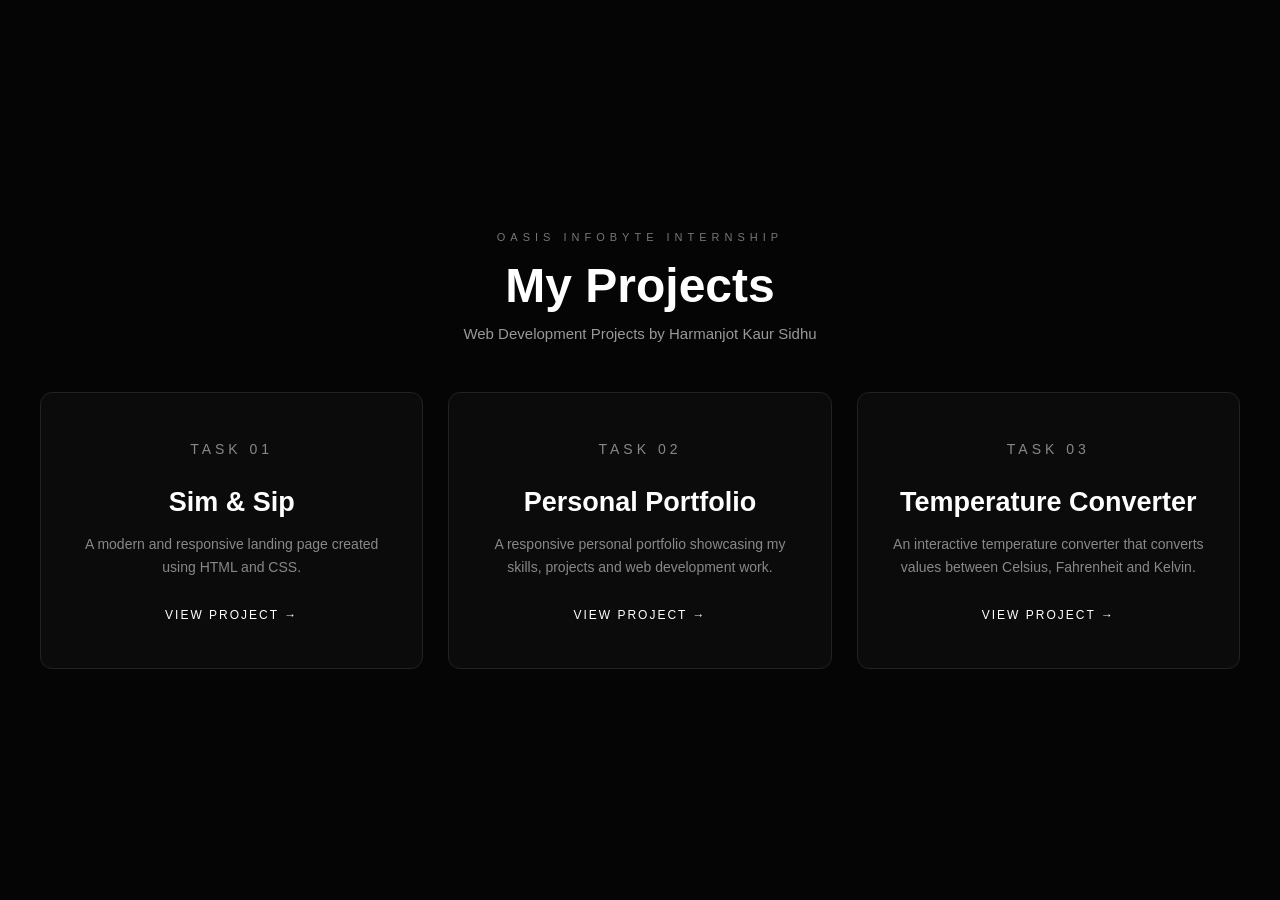
<file: index.html>
<!DOCTYPE html>
<html lang="en">
<head>
    <meta charset="UTF-8">
    <meta name="viewport" content="width=device-width, initial-scale=1.0">

    <title>OIBSIP Projects | Harmanjot Kaur Sidhu</title>

    <style>
        * {
            margin: 0;
            padding: 0;
            box-sizing: border-box;
        }

        body {
            min-height: 100vh;
            font-family: Arial, Helvetica, sans-serif;
            background: #050505;
            color: white;

            display: flex;
            justify-content: center;
            align-items: center;

            padding: 40px 20px;
        }

        .container {
            width: 100%;
            max-width: 1200px;
            text-align: center;
        }

        .small-title {
            color: #777;
            font-size: 11px;
            letter-spacing: 5px;
            margin-bottom: 15px;
        }

        h1 {
            font-size: 48px;
            margin-bottom: 12px;
        }

        .subtitle {
            color: #999;
            font-size: 15px;
            margin-bottom: 50px;
        }

        .projects {
            display: grid;
            grid-template-columns: repeat(3, 1fr);
            gap: 25px;
        }

        .card {
            background: #0b0b0b;
            border: 1px solid #222;
            border-radius: 12px;
            padding: 45px 30px;

            text-decoration: none;
            color: white;

            transition: 0.3s ease;
        }

        .card:hover {
            transform: translateY(-8px);
            border-color: #777;
            background: #111;
        }

        .number {
            color: #777;
            font-size: 11px;
            letter-spacing: 4px;
            margin-bottom: 18px;
        }

        .card h2 {
            font-size: 27px;
            margin-bottom: 15px;
        }

        .card p {
            color: #888;
            font-size: 14px;
            line-height: 1.7;
            margin-bottom: 25px;
        }

        .view {
            font-size: 12px;
            letter-spacing: 2px;
            color: white;
        }

        @media (max-width: 900px) {

            .projects {
                grid-template-columns: repeat(2, 1fr);
            }
        }

        @media (max-width: 650px) {

            body {
                padding: 30px 15px;
            }

            h1 {
                font-size: 36px;
            }

            .subtitle {
                margin-bottom: 35px;
            }

            .projects {
                grid-template-columns: 1fr;
            }

            .card {
                padding: 35px 25px;
            }
        }
    </style>
</head>

<body>

    <div class="container">

        <p class="small-title">
            OASIS INFOBYTE INTERNSHIP
        </p>

        <h1>My Projects</h1>

        <p class="subtitle">
            Web Development Projects by Harmanjot Kaur Sidhu
        </p>


        <div class="projects">

            <!-- TASK 01 -->

            <a href="Task-1-Landing-Page/" class="card">

                <p class="number">
                    TASK 01
                </p>

                <h2>
                    Sim & Sip
                </h2>

                <p>
                    A modern and responsive landing page created using
                    HTML and CSS.
                </p>

                <span class="view">
                    VIEW PROJECT →
                </span>

            </a>


            <!-- TASK 02 -->

            <a href="Task-2-Portfolio/" class="card">

                <p class="number">
                    TASK 02
                </p>

                <h2>
                    Personal Portfolio
                </h2>

                <p>
                    A responsive personal portfolio showcasing my skills,
                    projects and web development work.
                </p>

                <span class="view">
                    VIEW PROJECT →
                </span>

            </a>


            <!-- TASK 03 -->

            <a href="Task-3/" class="card">

                <p class="number">
                    TASK 03
                </p>

                <h2>
                    Temperature Converter
                </h2>

                <p>
                    An interactive temperature converter that converts
                    values between Celsius, Fahrenheit and Kelvin.
                </p>

                <span class="view">
                    VIEW PROJECT →
                </span>

            </a>

        </div>

    </div>

</body>
</html>
</file>
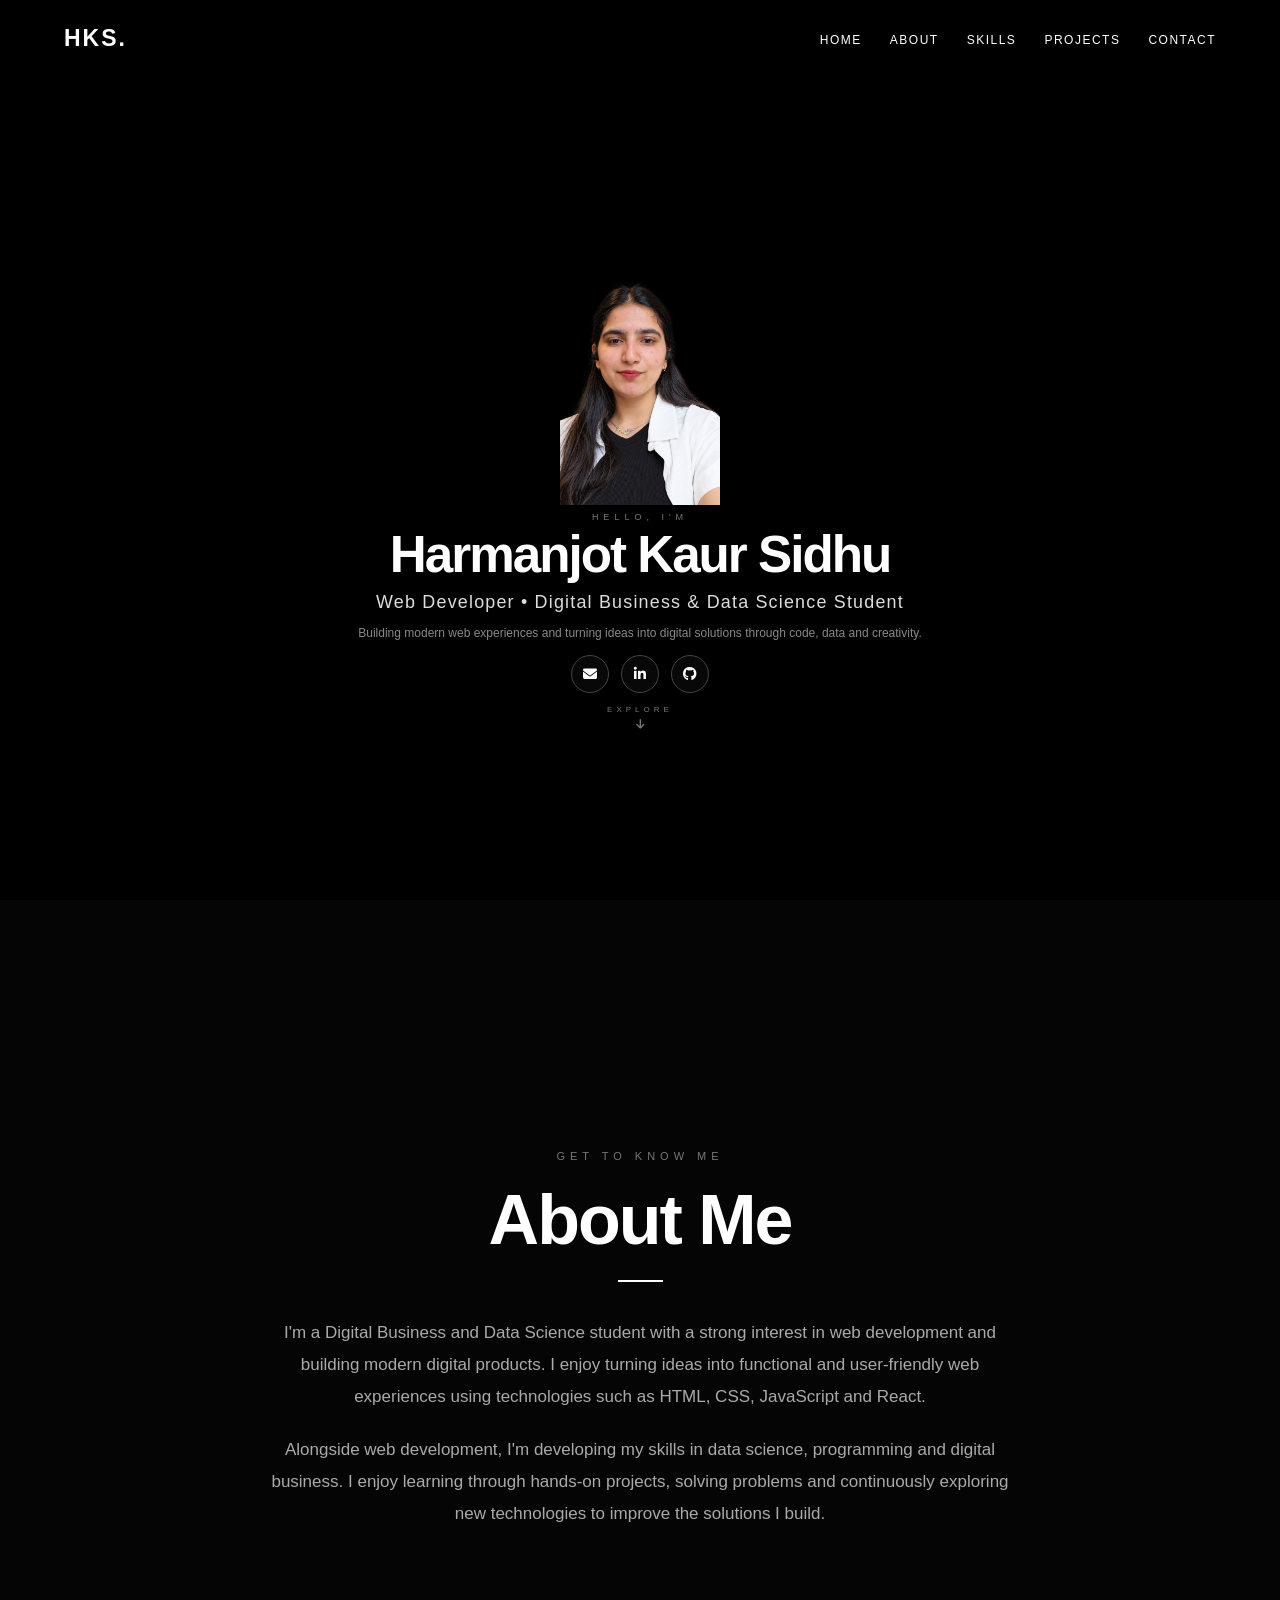
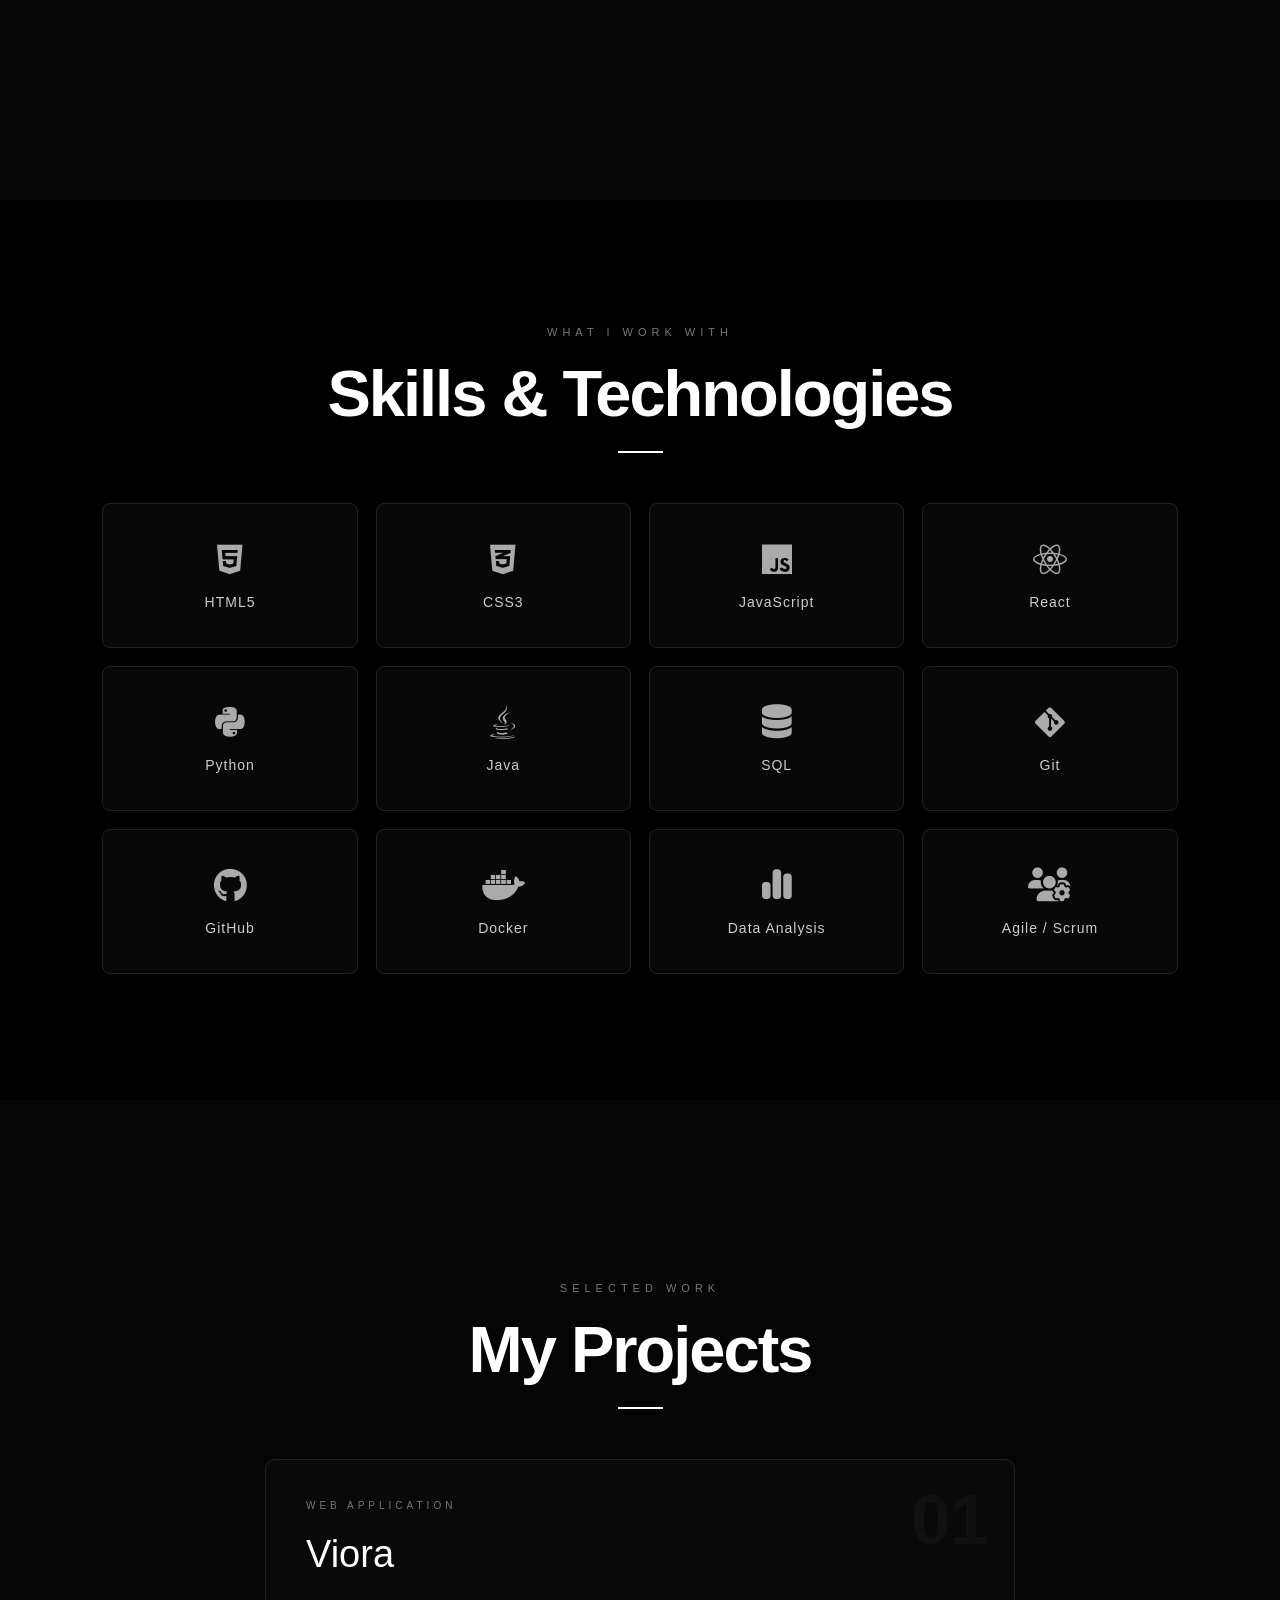
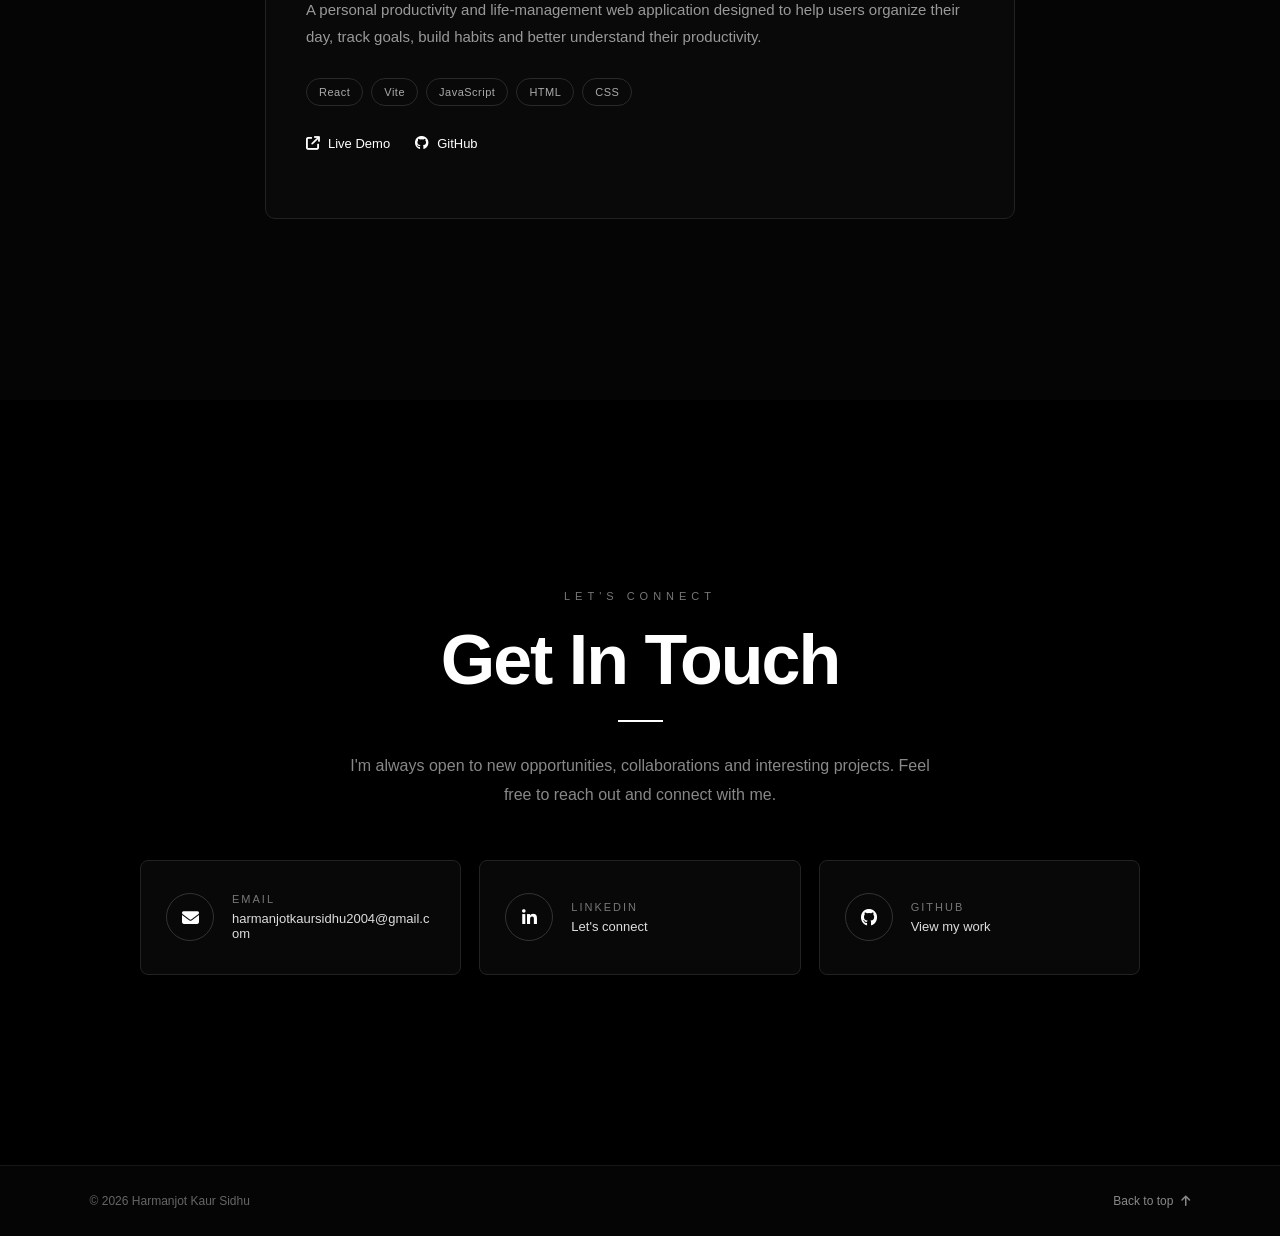
<file: Task-2-Portfolio/index.html>
<!DOCTYPE html>
<html lang="en">

<head>
    <meta charset="UTF-8">

    <meta name="viewport"
          content="width=device-width, initial-scale=1.0">

    <title>Harmanjot Kaur Sidhu | Portfolio</title>

    <!-- CSS -->
    <link rel="stylesheet" href="style.css">

    <!-- Font Awesome Icons -->
    <link rel="stylesheet"
          href="https://cdnjs.cloudflare.com/ajax/libs/font-awesome/6.5.1/css/all.min.css">
</head>


<body>


    <!-- =====================================
         HOME / HERO SECTION
    ====================================== -->

    <section class="hero" id="home">


        <!-- NAVIGATION -->

        <nav class="navbar">

            <div class="logo">
                HKS.
            </div>

            <ul class="nav-links">

                <li>
                    <a href="#home">Home</a>
                </li>

                <li>
                    <a href="#about">About</a>
                </li>

                <li>
                    <a href="#skills">Skills</a>
                </li>

                <li>
                    <a href="#projects">Projects</a>
                </li>

                <li>
                    <a href="#contact">Contact</a>
                </li>

            </ul>

        </nav>


        <!--
            PROFILE PHOTO

            The photo is added through CSS using:

            .hero::before

            Make sure your photo is named:

            profile.jpg
        -->


        <!-- HERO CONTENT -->

        <div class="hero-content">


            <p class="intro">
                HELLO, I'M
            </p>


            <h1>
                Harmanjot Kaur Sidhu
            </h1>


            <h2>
                Web Developer • Digital Business & Data Science Student
            </h2>


            <p class="description">

                Building modern web experiences and turning ideas into
                digital solutions through code, data and creativity.

            </p>


            <!-- SOCIAL ICONS -->

            <div class="social-icons">


                <!-- EMAIL -->

                <a href="mailto:harmanjotkaursidhu2004@gmail.com"
                   aria-label="Email">

                    <i class="fa-solid fa-envelope"></i>

                </a>


                <!-- LINKEDIN -->

                <a href="https://www.linkedin.com/in/harmanjot-kaur-sidhu-12p"
                   target="_blank"
                   rel="noopener noreferrer"
                   aria-label="LinkedIn">

                    <i class="fa-brands fa-linkedin-in"></i>

                </a>


                <!-- GITHUB -->

                <a href="https://github.com/harmanjotkaursidhu"
                   target="_blank"
                   rel="noopener noreferrer"
                   aria-label="GitHub">

                    <i class="fa-brands fa-github"></i>

                </a>


            </div>

        </div>


        <!-- EXPLORE -->

        <a href="#about"
           class="scroll-down">

            <span>
                EXPLORE
            </span>

            <i class="fa-solid fa-arrow-down"></i>

        </a>


    </section>



    <!-- =====================================
         ABOUT SECTION
    ====================================== -->

    <section class="about"
             id="about">

        <div class="about-container">


            <p class="section-label">
                GET TO KNOW ME
            </p>


            <h2>
                About Me
            </h2>


            <div class="about-line"></div>


            <p class="about-text">

                I'm a Digital Business and Data Science student with a
                strong interest in web development and building modern
                digital products. I enjoy turning ideas into functional
                and user-friendly web experiences using technologies
                such as HTML, CSS, JavaScript and React.

            </p>


            <p class="about-text">

                Alongside web development, I'm developing my skills in
                data science, programming and digital business. I enjoy
                learning through hands-on projects, solving problems and
                continuously exploring new technologies to improve the
                solutions I build.

            </p>


        </div>

    </section>



    <!-- =====================================
         SKILLS SECTION
    ====================================== -->

    <section class="skills"
             id="skills">

        <div class="skills-container">


            <p class="section-label">
                WHAT I WORK WITH
            </p>


            <h2>
                Skills & Technologies
            </h2>


            <div class="skills-line"></div>


            <div class="skills-grid">


                <!-- HTML -->

                <div class="skill-card">

                    <i class="fa-brands fa-html5"></i>

                    <h3>HTML5</h3>

                </div>


                <!-- CSS -->

                <div class="skill-card">

                    <i class="fa-brands fa-css3-alt"></i>

                    <h3>CSS3</h3>

                </div>


                <!-- JAVASCRIPT -->

                <div class="skill-card">

                    <i class="fa-brands fa-js"></i>

                    <h3>JavaScript</h3>

                </div>


                <!-- REACT -->

                <div class="skill-card">

                    <i class="fa-brands fa-react"></i>

                    <h3>React</h3>

                </div>


                <!-- PYTHON -->

                <div class="skill-card">

                    <i class="fa-brands fa-python"></i>

                    <h3>Python</h3>

                </div>


                <!-- JAVA -->

                <div class="skill-card">

                    <i class="fa-brands fa-java"></i>

                    <h3>Java</h3>

                </div>


                <!-- SQL -->

                <div class="skill-card">

                    <i class="fa-solid fa-database"></i>

                    <h3>SQL</h3>

                </div>


                <!-- GIT -->

                <div class="skill-card">

                    <i class="fa-brands fa-git-alt"></i>

                    <h3>Git</h3>

                </div>


                <!-- GITHUB -->

                <div class="skill-card">

                    <i class="fa-brands fa-github"></i>

                    <h3>GitHub</h3>

                </div>


                <!-- DOCKER -->

                <div class="skill-card">

                    <i class="fa-brands fa-docker"></i>

                    <h3>Docker</h3>

                </div>


                <!-- DATA ANALYSIS -->

                <div class="skill-card">

                    <i class="fa-solid fa-chart-simple"></i>

                    <h3>Data Analysis</h3>

                </div>


                <!-- AGILE -->

                <div class="skill-card">

                    <i class="fa-solid fa-users-gear"></i>

                    <h3>Agile / Scrum</h3>

                </div>


            </div>

        </div>

    </section>



    <!-- =====================================
         PROJECTS SECTION
    ====================================== -->

    <section class="projects"
             id="projects">

        <div class="projects-container">


            <p class="section-label">
                SELECTED WORK
            </p>


            <h2>
                My Projects
            </h2>


            <div class="projects-line"></div>


            <div class="projects-grid">


                <!-- VIORA -->

                <div class="project-card">


                    <div class="project-number">
                        01
                    </div>


                    <div class="project-content">


                        <p class="project-type">
                            WEB APPLICATION
                        </p>


                        <h3>
                            Viora
                        </h3>


                        <p>

                            A personal productivity and life-management
                            web application designed to help users organize
                            their day, track goals, build habits and better
                            understand their productivity.

                        </p>


                        <!-- TECHNOLOGIES -->

                        <div class="project-tech">

                            <span>React</span>

                            <span>Vite</span>

                            <span>JavaScript</span>

                            <span>HTML</span>

                            <span>CSS</span>

                        </div>


                        <!-- PROJECT LINKS -->

                        <div class="project-links">


                            <!-- LIVE WEBSITE -->

                            <a href="https://gitviora.netlify.app/"
                               target="_blank"
                               rel="noopener noreferrer">

                                <i class="fa-solid fa-arrow-up-right-from-square"></i>

                                Live Demo

                            </a>


                            <!-- GITHUB -->

                            <a href="https://github.com/harmanjotkaursidhu/viora"
                               target="_blank"
                               rel="noopener noreferrer">

                                <i class="fa-brands fa-github"></i>

                                GitHub

                            </a>


                        </div>


                    </div>

                </div>


            </div>

        </div>

    </section>



    <!-- =====================================
         CONTACT SECTION
    ====================================== -->

    <section class="contact"
             id="contact">

        <div class="contact-container">


            <p class="section-label">
                LET'S CONNECT
            </p>


            <h2>
                Get In Touch
            </h2>


            <div class="contact-line"></div>


            <p class="contact-text">

                I'm always open to new opportunities, collaborations
                and interesting projects. Feel free to reach out and
                connect with me.

            </p>


            <!-- CONTACT LINKS -->

            <div class="contact-links">


                <!-- EMAIL -->

                <a href="mailto:harmanjotkaursidhu2004@gmail.com"
                   class="contact-item">


                    <div class="contact-icon">

                        <i class="fa-solid fa-envelope"></i>

                    </div>


                    <div>

                        <span>
                            Email
                        </span>

                        <p>
                            harmanjotkaursidhu2004@gmail.com
                        </p>

                    </div>


                </a>


                <!-- LINKEDIN -->

                <a href="https://www.linkedin.com/in/harmanjot-kaur-sidhu-12p"
                   target="_blank"
                   rel="noopener noreferrer"
                   class="contact-item">


                    <div class="contact-icon">

                        <i class="fa-brands fa-linkedin-in"></i>

                    </div>


                    <div>

                        <span>
                            LinkedIn
                        </span>

                        <p>
                            Let's connect
                        </p>

                    </div>


                </a>


                <!-- GITHUB -->

                <a href="https://github.com/harmanjotkaursidhu"
                   target="_blank"
                   rel="noopener noreferrer"
                   class="contact-item">


                    <div class="contact-icon">

                        <i class="fa-brands fa-github"></i>

                    </div>


                    <div>

                        <span>
                            GitHub
                        </span>

                        <p>
                            View my work
                        </p>

                    </div>


                </a>


            </div>

        </div>

    </section>



    <!-- =====================================
         FOOTER
    ====================================== -->

    <footer>


        <p>
            © 2026 Harmanjot Kaur Sidhu
        </p>


        <a href="#home">

            Back to top

            <i class="fa-solid fa-arrow-up"></i>

        </a>


    </footer>


</body>

</html>
</file>
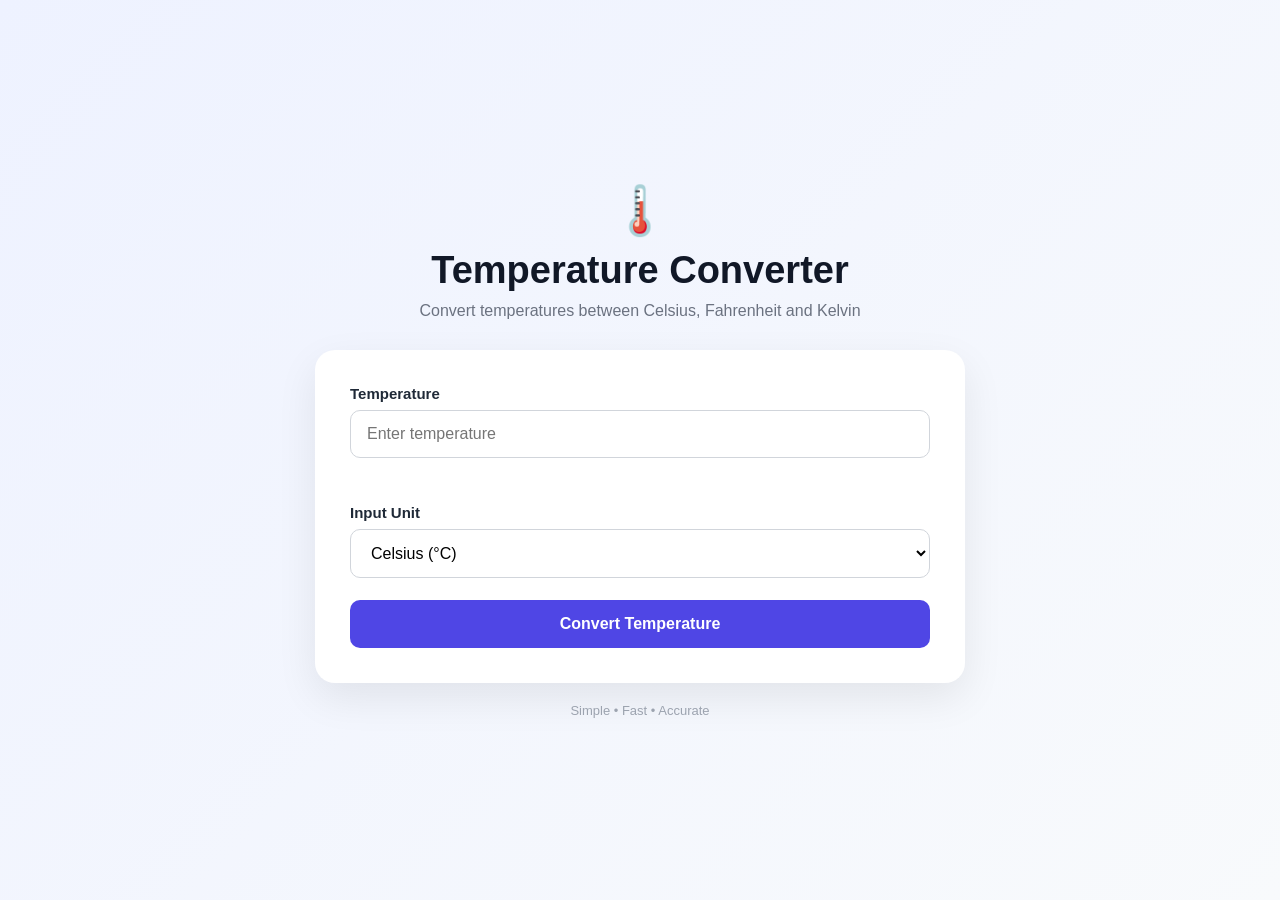
<file: Task-3/index.html>
<!DOCTYPE html>
<html lang="en">
<head>
    <meta charset="UTF-8">
    <meta name="viewport" content="width=device-width, initial-scale=1.0">
    <title>Temperature Converter</title>

    <link rel="stylesheet" href="style.css">
</head>

<body>

    <div class="converter-container">

        <div class="icon">🌡️</div>

        <h1>Temperature Converter</h1>
        <p class="subtitle">
            Convert temperatures between Celsius, Fahrenheit and Kelvin
        </p>

        <div class="converter-card">

            <div class="input-group">
                <label for="temperature">Temperature</label>

                <input
                    type="text"
                    id="temperature"
                    placeholder="Enter temperature"
                    autocomplete="off"
                >

                <p id="error-message"></p>
            </div>

            <div class="input-group">
                <label for="unit">Input Unit</label>

                <select id="unit">
                    <option value="celsius">Celsius (°C)</option>
                    <option value="fahrenheit">Fahrenheit (°F)</option>
                    <option value="kelvin">Kelvin (K)</option>
                </select>
            </div>

            <button id="convert-btn">
                Convert Temperature
            </button>

            <div id="results" class="results hidden">

                <h2>Converted Temperature</h2>

                <div class="result-grid">

                    <div class="result-box">
                        <span class="result-label">Celsius</span>
                        <span id="celsius-result" class="result-value">--</span>
                        <span class="unit">°C</span>
                    </div>

                    <div class="result-box">
                        <span class="result-label">Fahrenheit</span>
                        <span id="fahrenheit-result" class="result-value">--</span>
                        <span class="unit">°F</span>
                    </div>

                    <div class="result-box">
                        <span class="result-label">Kelvin</span>
                        <span id="kelvin-result" class="result-value">--</span>
                        <span class="unit">K</span>
                    </div>

                </div>

            </div>

        </div>

        <p class="footer">
            Simple • Fast • Accurate
        </p>

    </div>

    <script src="script.js"></script>

</body>
</html>
</file>
<file: Task-2-Portfolio/style.css>
/* =========================================
   RESET
========================================= */

* {
    margin: 0;
    padding: 0;
    box-sizing: border-box;
}

html {
    scroll-behavior: smooth;
}

body {
    font-family: Arial, Helvetica, sans-serif;
    background: #000;
    color: #fff;
    overflow-x: hidden;
}


/* =========================================
   HOME / HERO
========================================= */

.hero {
    width: 100%;
    height: 100vh;
    min-height: 650px;

    background: #000;

    position: relative;

    display: flex;
    flex-direction: column;
    align-items: center;
    justify-content: center;

    padding: 75px 20px 25px;

    overflow: hidden;
}


/* =========================================
   PROFILE PHOTO
========================================= */

.hero::before {
    content: "";

    display: block;

    width: 250px;
    height: 285px;

    background-image: url("profile.jpg");

    background-size: contain;
    background-position: center bottom;
    background-repeat: no-repeat;

    flex-shrink: 0;

    margin: 0 auto 7px;
}


/* =========================================
   NAVIGATION
========================================= */

.navbar {
    position: absolute;

    top: 0;
    left: 0;

    width: 100%;

    padding: 25px 5%;

    display: flex;
    justify-content: space-between;
    align-items: center;

    z-index: 100;

    background: transparent;
}


/* LOGO */

.logo {
    color: #fff;

    font-size: 23px;
    font-weight: 700;

    letter-spacing: 2px;

    white-space: nowrap;
}


/* NAVIGATION LINKS */

.nav-links {
    display: flex;
    align-items: center;

    gap: 28px;

    list-style: none;
}

.nav-links a {
    position: relative;

    color: #fff;

    text-decoration: none;

    font-size: 12px;
    font-weight: 500;

    text-transform: uppercase;

    letter-spacing: 1.5px;

    white-space: nowrap;

    transition: 0.3s ease;
}


/* NAVIGATION HOVER */

.nav-links a::after {
    content: "";

    position: absolute;

    left: 0;
    bottom: -7px;

    width: 0;
    height: 1px;

    background: #fff;

    transition: width 0.3s ease;
}

.nav-links a:hover::after {
    width: 100%;
}

.nav-links a:hover {
    opacity: 0.75;
}


/* =========================================
   HERO CONTENT
========================================= */

.hero-content {
    width: 100%;
    max-width: 850px;

    position: static;

    transform: none;

    text-align: center;

    margin: 0 auto;

    z-index: 5;
}


/* HELLO I'M */

.intro {
    font-size: 9px;

    font-weight: 500;

    letter-spacing: 5px;

    color: #777;

    margin-bottom: 7px;
}


/* NAME */

.hero-content h1 {
    font-size: clamp(38px, 4vw, 56px);

    line-height: 1;

    font-weight: 700;

    letter-spacing: -2px;

    color: #fff;

    margin-bottom: 10px;
}


/* TITLE */

.hero-content h2 {
    font-size: clamp(14px, 1.4vw, 18px);

    font-weight: 400;

    line-height: 1.4;

    letter-spacing: 1.2px;

    color: #ddd;

    margin-bottom: 8px;
}


/* DESCRIPTION */

.description {
    max-width: 600px;

    margin: 0 auto 12px;

    font-size: 12px;

    line-height: 1.6;

    color: #888;
}


/* =========================================
   SOCIAL ICONS
========================================= */

.social-icons {
    display: flex;

    justify-content: center;
    align-items: center;

    gap: 12px;

    margin-top: 7px;
}

.social-icons a {
    width: 38px;
    height: 38px;

    border: 1px solid #444;

    border-radius: 50%;

    display: flex;
    justify-content: center;
    align-items: center;

    color: #fff;

    text-decoration: none;

    font-size: 14px;

    background: #080808;

    transition: all 0.3s ease;
}

.social-icons a:hover {
    background: #fff;

    color: #000;

    border-color: #fff;

    transform: translateY(-4px);
}


/* =========================================
   EXPLORE
========================================= */

.scroll-down {
    position: static;

    transform: none;

    margin-top: 12px;

    display: flex;

    flex-direction: column;

    align-items: center;

    gap: 5px;

    color: #777;

    text-decoration: none;

    transition: 0.3s ease;
}

.scroll-down span {
    font-size: 8px;

    letter-spacing: 4px;

    font-weight: 500;
}

.scroll-down i {
    font-size: 11px;
}

.scroll-down:hover {
    color: #fff;

    transform: translateY(3px);
}


/* =========================================
   ABOUT SECTION
========================================= */

.about {
    width: 100%;

    min-height: 100vh;

    background: #050505;

    display: flex;
    justify-content: center;
    align-items: center;

    padding: 100px 8%;
}

.about-container {
    width: 100%;

    max-width: 850px;

    text-align: center;
}


/* GENERAL SECTION LABEL */

.section-label {
    font-size: 11px;

    font-weight: 500;

    letter-spacing: 5px;

    color: #777;

    margin-bottom: 18px;
}


/* ABOUT TITLE */

.about h2 {
    font-size: clamp(42px, 6vw, 70px);

    font-weight: 600;

    letter-spacing: -2px;

    color: #fff;

    margin-bottom: 20px;
}


/* ABOUT LINE */

.about-line {
    width: 45px;
    height: 2px;

    background: #fff;

    margin: 0 auto 35px;
}


/* ABOUT TEXT */

.about-text {
    max-width: 760px;

    margin: 0 auto 20px;

    color: #aaa;

    font-size: 17px;

    line-height: 1.9;

    font-weight: 300;
}


/* =========================================
   SKILLS SECTION
========================================= */

.skills {
    width: 100%;

    min-height: 100vh;

    background: #000;

    display: flex;
    justify-content: center;
    align-items: center;

    padding: 100px 8%;
}

.skills-container {
    width: 100%;

    max-width: 1100px;

    text-align: center;
}

.skills h2 {
    font-size: clamp(40px, 6vw, 65px);

    font-weight: 600;

    letter-spacing: -2px;

    margin-bottom: 20px;
}

.skills-line {
    width: 45px;
    height: 2px;

    background: #fff;

    margin: 0 auto 50px;
}


/* =========================================
   SKILLS GRID
========================================= */

.skills-grid {
    display: grid;

    grid-template-columns: repeat(4, 1fr);

    gap: 18px;
}

.skill-card {
    min-height: 145px;

    border: 1px solid #222;

    border-radius: 8px;

    display: flex;

    flex-direction: column;

    justify-content: center;
    align-items: center;

    gap: 18px;

    background: #080808;

    transition: all 0.3s ease;
}

.skill-card i {
    font-size: 34px;

    color: #aaa;

    transition: 0.3s ease;
}

.skill-card h3 {
    font-size: 14px;

    font-weight: 400;

    letter-spacing: 1px;

    color: #ccc;
}

.skill-card:hover {
    border-color: #666;

    background: #111;

    transform: translateY(-7px);
}

.skill-card:hover i {
    color: #fff;

    transform: scale(1.1);
}


/* =========================================
   PROJECTS SECTION
========================================= */

.projects {
    width: 100%;

    min-height: 100vh;

    background: #050505;

    display: flex;
    justify-content: center;
    align-items: center;

    padding: 100px 8%;
}

.projects-container {
    width: 100%;

    max-width: 1100px;

    text-align: center;
}

.projects h2 {
    font-size: clamp(40px, 6vw, 65px);

    font-weight: 600;

    letter-spacing: -2px;

    margin-bottom: 20px;
}

.projects-line {
    width: 45px;
    height: 2px;

    background: #fff;

    margin: 0 auto 50px;
}


/* =========================================
   PROJECT GRID
========================================= */

.projects-grid {
    display: grid;

    grid-template-columns: 1fr;

    gap: 25px;

    max-width: 750px;

    margin: 0 auto;

    text-align: left;
}


/* =========================================
   PROJECT CARD
========================================= */

.project-card {
    position: relative;

    width: 100%;

    min-height: 360px;

    padding: 40px;

    background: #090909;

    border: 1px solid #222;

    border-radius: 10px;

    overflow: hidden;

    transition: all 0.35s ease;
}

.project-card:hover {
    transform: translateY(-8px);

    border-color: #555;

    background: #0d0d0d;
}


/* PROJECT NUMBER */

.project-number {
    position: absolute;

    top: 20px;
    right: 25px;

    font-size: 70px;

    font-weight: 700;

    color: rgba(255, 255, 255, 0.035);
}


/* PROJECT CONTENT */

.project-content {
    position: relative;

    z-index: 2;
}

.project-type {
    font-size: 10px;

    letter-spacing: 4px;

    color: #777;

    margin-bottom: 22px;
}

.project-content h3 {
    font-size: 38px;

    margin-bottom: 20px;

    font-weight: 500;
}

.project-content > p:not(.project-type) {
    color: #999;

    font-size: 15px;

    line-height: 1.8;

    margin-bottom: 28px;
}


/* =========================================
   PROJECT TECHNOLOGIES
========================================= */

.project-tech {
    display: flex;

    flex-wrap: wrap;

    gap: 8px;

    margin-bottom: 30px;
}

.project-tech span {
    padding: 7px 12px;

    border: 1px solid #292929;

    border-radius: 20px;

    color: #aaa;

    font-size: 11px;

    letter-spacing: 0.5px;
}


/* =========================================
   PROJECT LINKS
========================================= */

.project-links {
    display: flex;

    flex-wrap: wrap;

    gap: 25px;
}

.project-links a {
    color: #fff;

    text-decoration: none;

    font-size: 13px;

    display: flex;

    align-items: center;

    gap: 8px;

    transition: 0.3s ease;
}

.project-links a:hover {
    color: #999;
}

.project-links i {
    font-size: 14px;
}


/* =========================================
   CONTACT SECTION
========================================= */

.contact {
    width: 100%;

    min-height: 85vh;

    background: #000;

    display: flex;
    justify-content: center;
    align-items: center;

    padding: 100px 8%;
}

.contact-container {
    width: 100%;

    max-width: 1000px;

    text-align: center;
}

.contact h2 {
    font-size: clamp(42px, 6vw, 70px);

    font-weight: 600;

    letter-spacing: -2px;

    margin-bottom: 20px;
}

.contact-line {
    width: 45px;
    height: 2px;

    background: #fff;

    margin: 0 auto 30px;
}

.contact-text {
    max-width: 600px;

    margin: 0 auto 50px;

    color: #888;

    font-size: 16px;

    line-height: 1.8;
}


/* =========================================
   CONTACT LINKS
========================================= */

.contact-links {
    display: grid;

    grid-template-columns: repeat(3, 1fr);

    gap: 18px;
}

.contact-item {
    min-height: 115px;

    padding: 25px;

    border: 1px solid #222;

    border-radius: 8px;

    background: #080808;

    display: flex;

    align-items: center;

    gap: 18px;

    text-align: left;

    color: #fff;

    text-decoration: none;

    transition: all 0.3s ease;
}

.contact-item:hover {
    border-color: #666;

    background: #101010;

    transform: translateY(-6px);
}


/* CONTACT ICON */

.contact-icon {
    width: 48px;
    height: 48px;

    flex-shrink: 0;

    border: 1px solid #333;

    border-radius: 50%;

    display: flex;

    justify-content: center;
    align-items: center;

    font-size: 17px;

    transition: 0.3s ease;
}

.contact-item:hover .contact-icon {
    background: #fff;

    color: #000;
}


/* CONTACT TEXT */

.contact-item span {
    display: block;

    font-size: 11px;

    letter-spacing: 2px;

    text-transform: uppercase;

    color: #777;

    margin-bottom: 6px;
}

.contact-item p {
    font-size: 13px;

    color: #ddd;

    word-break: break-word;
}


/* =========================================
   FOOTER
========================================= */

footer {
    width: 100%;

    padding: 28px 7%;

    background: #050505;

    border-top: 1px solid #161616;

    display: flex;

    justify-content: space-between;
    align-items: center;

    color: #666;

    font-size: 12px;
}

footer a {
    color: #888;

    text-decoration: none;

    display: flex;

    align-items: center;

    gap: 8px;

    transition: 0.3s ease;
}

footer a:hover {
    color: #fff;
}


/* =========================================
   TEXT SELECTION
========================================= */

::selection {
    background: #fff;
    color: #000;
}


/* =========================================
   TABLET
========================================= */

@media (max-width: 1000px) {

    .navbar {
        padding: 23px 4%;
    }

    .nav-links {
        gap: 18px;
    }

    .nav-links a {
        font-size: 10px;
    }


    /* PHOTO */

    .hero::before {
        width: 235px;
        height: 265px;
    }


    /* SKILLS */

    .skills-grid {
        grid-template-columns: repeat(3, 1fr);
    }
}


/* =========================================
   MOBILE
========================================= */

@media (max-width: 700px) {

    /* HERO */

    .hero {
        height: auto;
        min-height: 100vh;

        justify-content: flex-start;

        padding: 80px 20px 40px;
    }


    /* NAVIGATION */

    .navbar {
        padding: 18px;
    }

    .logo {
        font-size: 18px;
    }

    .nav-links {
        gap: 7px;
    }

    .nav-links a {
        font-size: 7px;

        letter-spacing: 0.3px;
    }


    /* PHOTO */

    .hero::before {
        width: 210px;
        height: 240px;

        margin-bottom: 6px;
    }


    /* HERO CONTENT */

    .intro {
        font-size: 8px;

        letter-spacing: 4px;

        margin-bottom: 6px;
    }

    .hero-content h1 {
        font-size: 36px;

        letter-spacing: -1px;

        margin-bottom: 8px;
    }

    .hero-content h2 {
        font-size: 12px;

        line-height: 1.4;

        padding: 0 10px;

        margin-bottom: 7px;
    }

    .description {
        font-size: 11px;

        max-width: 430px;

        padding: 0 10px;

        margin-bottom: 10px;
    }


    /* ICONS */

    .social-icons {
        margin-top: 5px;
    }

    .social-icons a {
        width: 36px;
        height: 36px;

        font-size: 13px;
    }


    /* EXPLORE */

    .scroll-down {
        margin-top: 10px;
    }


    /* ABOUT */

    .about {
        padding: 80px 25px;
    }

    .section-label {
        font-size: 9px;

        letter-spacing: 4px;
    }

    .about h2 {
        font-size: 44px;
    }

    .about-text {
        font-size: 15px;

        line-height: 1.8;
    }


    /* SKILLS */

    .skills {
        padding: 80px 25px;
    }

    .skills h2 {
        font-size: 40px;
    }

    .skills-grid {
        grid-template-columns: repeat(2, 1fr);

        gap: 12px;
    }

    .skill-card {
        min-height: 125px;
    }

    .skill-card i {
        font-size: 28px;
    }


    /* PROJECTS */

    .projects {
        padding: 80px 25px;
    }

    .projects h2 {
        font-size: 40px;
    }

    .project-card {
        min-height: auto;

        padding: 30px;
    }

    .project-content h3 {
        font-size: 32px;
    }


    /* CONTACT */

    .contact {
        padding: 80px 25px;
    }

    .contact h2 {
        font-size: 42px;
    }

    .contact-links {
        grid-template-columns: 1fr;
    }

    .contact-item {
        min-height: 100px;
    }


    /* FOOTER */

    footer {
        padding: 25px;

        flex-direction: column;

        gap: 15px;
    }
}


/* =========================================
   VERY SMALL PHONES
========================================= */

@media (max-width: 480px) {

    .nav-links {
        gap: 4px;
    }

    .nav-links a {
        font-size: 6px;
    }

    .hero {
        padding-top: 75px;
    }

    .hero::before {
        width: 190px;
        height: 215px;
    }

    .hero-content h1 {
        font-size: 31px;
    }

    .hero-content h2 {
        font-size: 11px;
    }

    .description {
        font-size: 10px;
    }

    .skills-grid {
        grid-template-columns: repeat(2, 1fr);
    }
}
</file>
<file: Task-3/style.css>
* {
    margin: 0;
    padding: 0;
    box-sizing: border-box;
}

body {
    min-height: 100vh;
    font-family: Arial, Helvetica, sans-serif;
    background: linear-gradient(135deg, #eef2ff, #f8fafc);
    display: flex;
    justify-content: center;
    align-items: center;
    padding: 30px 20px;
    color: #1f2937;
}

.converter-container {
    width: 100%;
    max-width: 650px;
    text-align: center;
}

.icon {
    font-size: 48px;
    margin-bottom: 10px;
}

h1 {
    font-size: 38px;
    margin-bottom: 10px;
    color: #111827;
}

.subtitle {
    color: #6b7280;
    margin-bottom: 30px;
    font-size: 16px;
}

.converter-card {
    background: white;
    border-radius: 20px;
    padding: 35px;
    box-shadow: 0 15px 40px rgba(0, 0, 0, 0.08);
    text-align: left;
}

.input-group {
    margin-bottom: 22px;
}

.input-group label {
    display: block;
    font-size: 15px;
    font-weight: 600;
    margin-bottom: 8px;
}

input,
select {
    width: 100%;
    padding: 14px 16px;
    border: 1px solid #d1d5db;
    border-radius: 10px;
    font-size: 16px;
    outline: none;
    transition: 0.2s;
    background: white;
}

input:focus,
select:focus {
    border-color: #6366f1;
    box-shadow: 0 0 0 3px rgba(99, 102, 241, 0.12);
}

#error-message {
    color: #dc2626;
    font-size: 14px;
    margin-top: 7px;
    min-height: 17px;
}

#convert-btn {
    width: 100%;
    border: none;
    padding: 15px;
    border-radius: 10px;
    background: #4f46e5;
    color: white;
    font-size: 16px;
    font-weight: bold;
    cursor: pointer;
    transition: 0.2s;
}

#convert-btn:hover {
    background: #4338ca;
    transform: translateY(-1px);
}

#convert-btn:active {
    transform: translateY(0);
}

.results {
    margin-top: 30px;
    padding-top: 25px;
    border-top: 1px solid #e5e7eb;
}

.results h2 {
    text-align: center;
    font-size: 20px;
    margin-bottom: 20px;
}

.result-grid {
    display: grid;
    grid-template-columns: repeat(3, 1fr);
    gap: 12px;
}

.result-box {
    background: #f8fafc;
    border: 1px solid #e5e7eb;
    border-radius: 12px;
    padding: 20px 10px;
    text-align: center;
}

.result-label {
    display: block;
    color: #6b7280;
    font-size: 13px;
    margin-bottom: 8px;
}

.result-value {
    display: inline;
    font-size: 22px;
    font-weight: bold;
    color: #4f46e5;
}

.unit {
    font-size: 14px;
    color: #6b7280;
}

.hidden {
    display: none;
}

.footer {
    margin-top: 20px;
    color: #9ca3af;
    font-size: 13px;
}

@media (max-width: 600px) {
    h1 {
        font-size: 30px;
    }

    .converter-card {
        padding: 25px 20px;
    }

    .result-grid {
        grid-template-columns: 1fr;
    }
}
</file>
